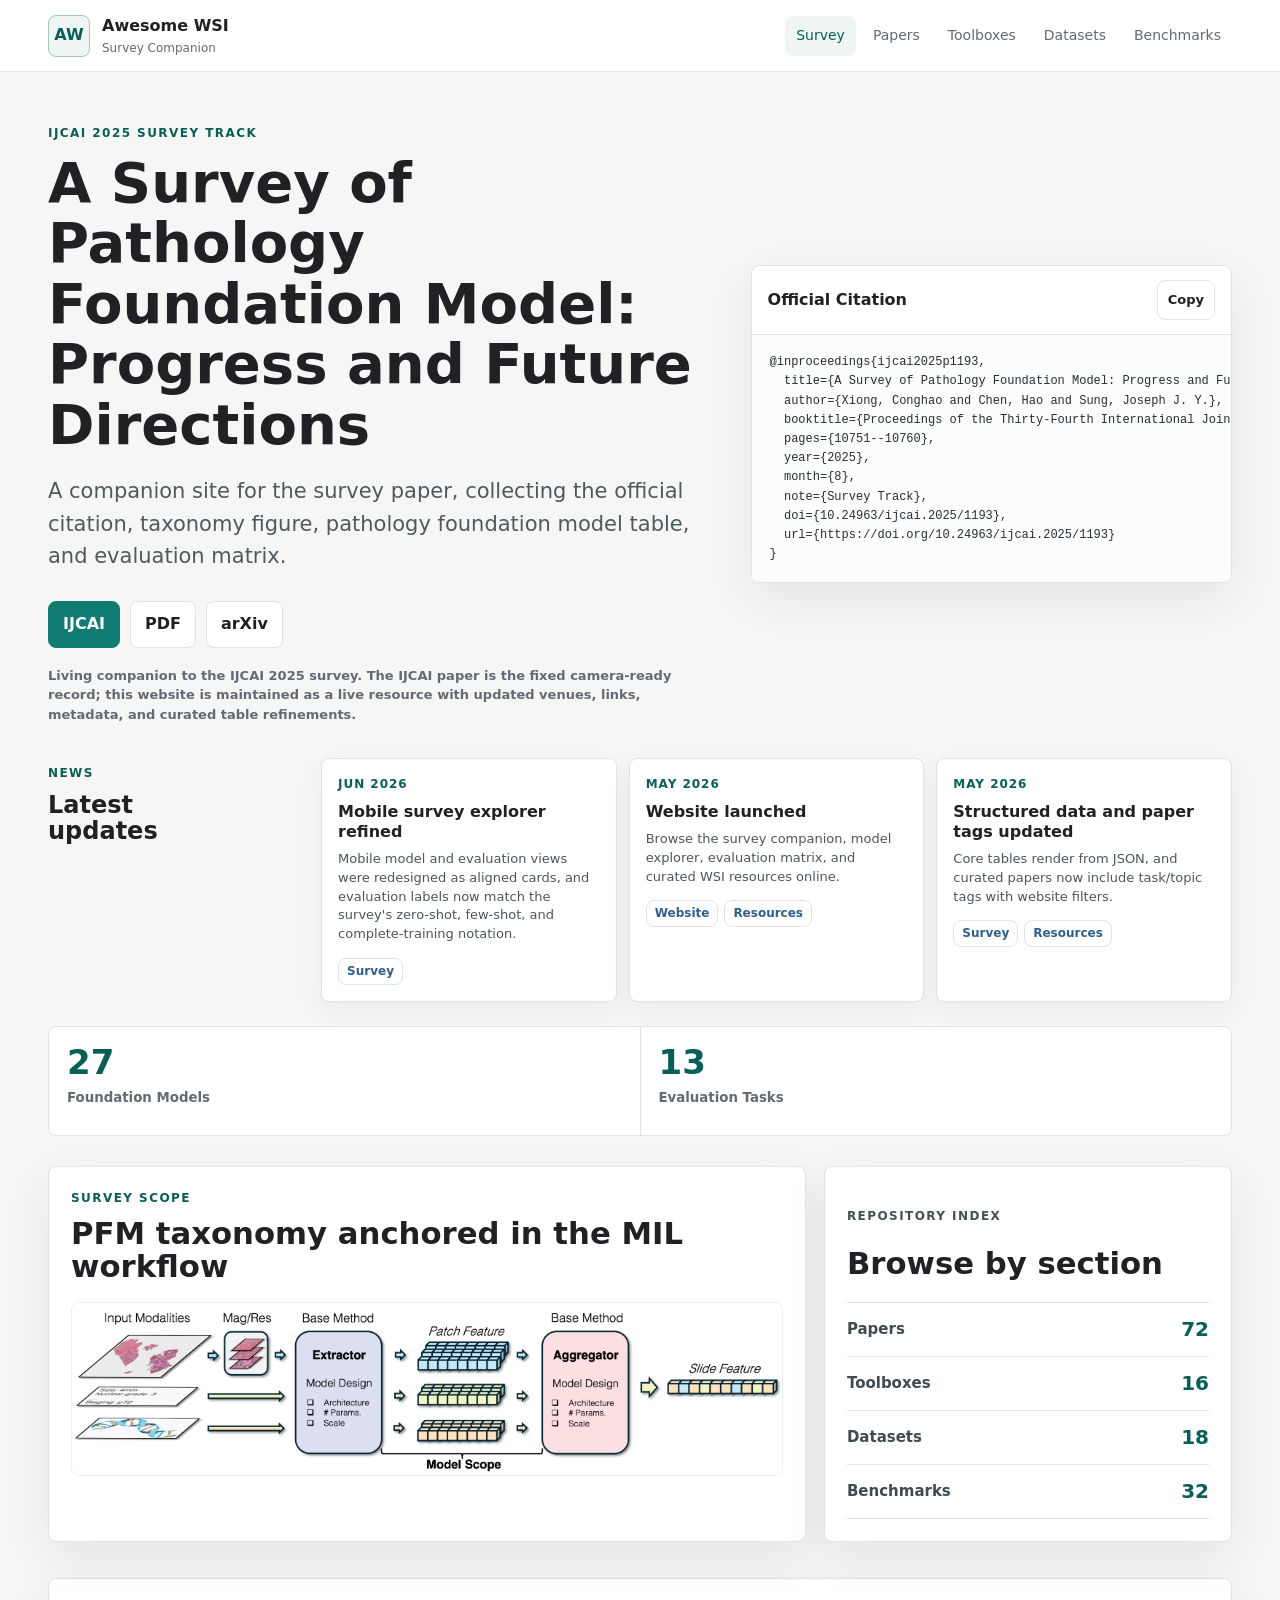
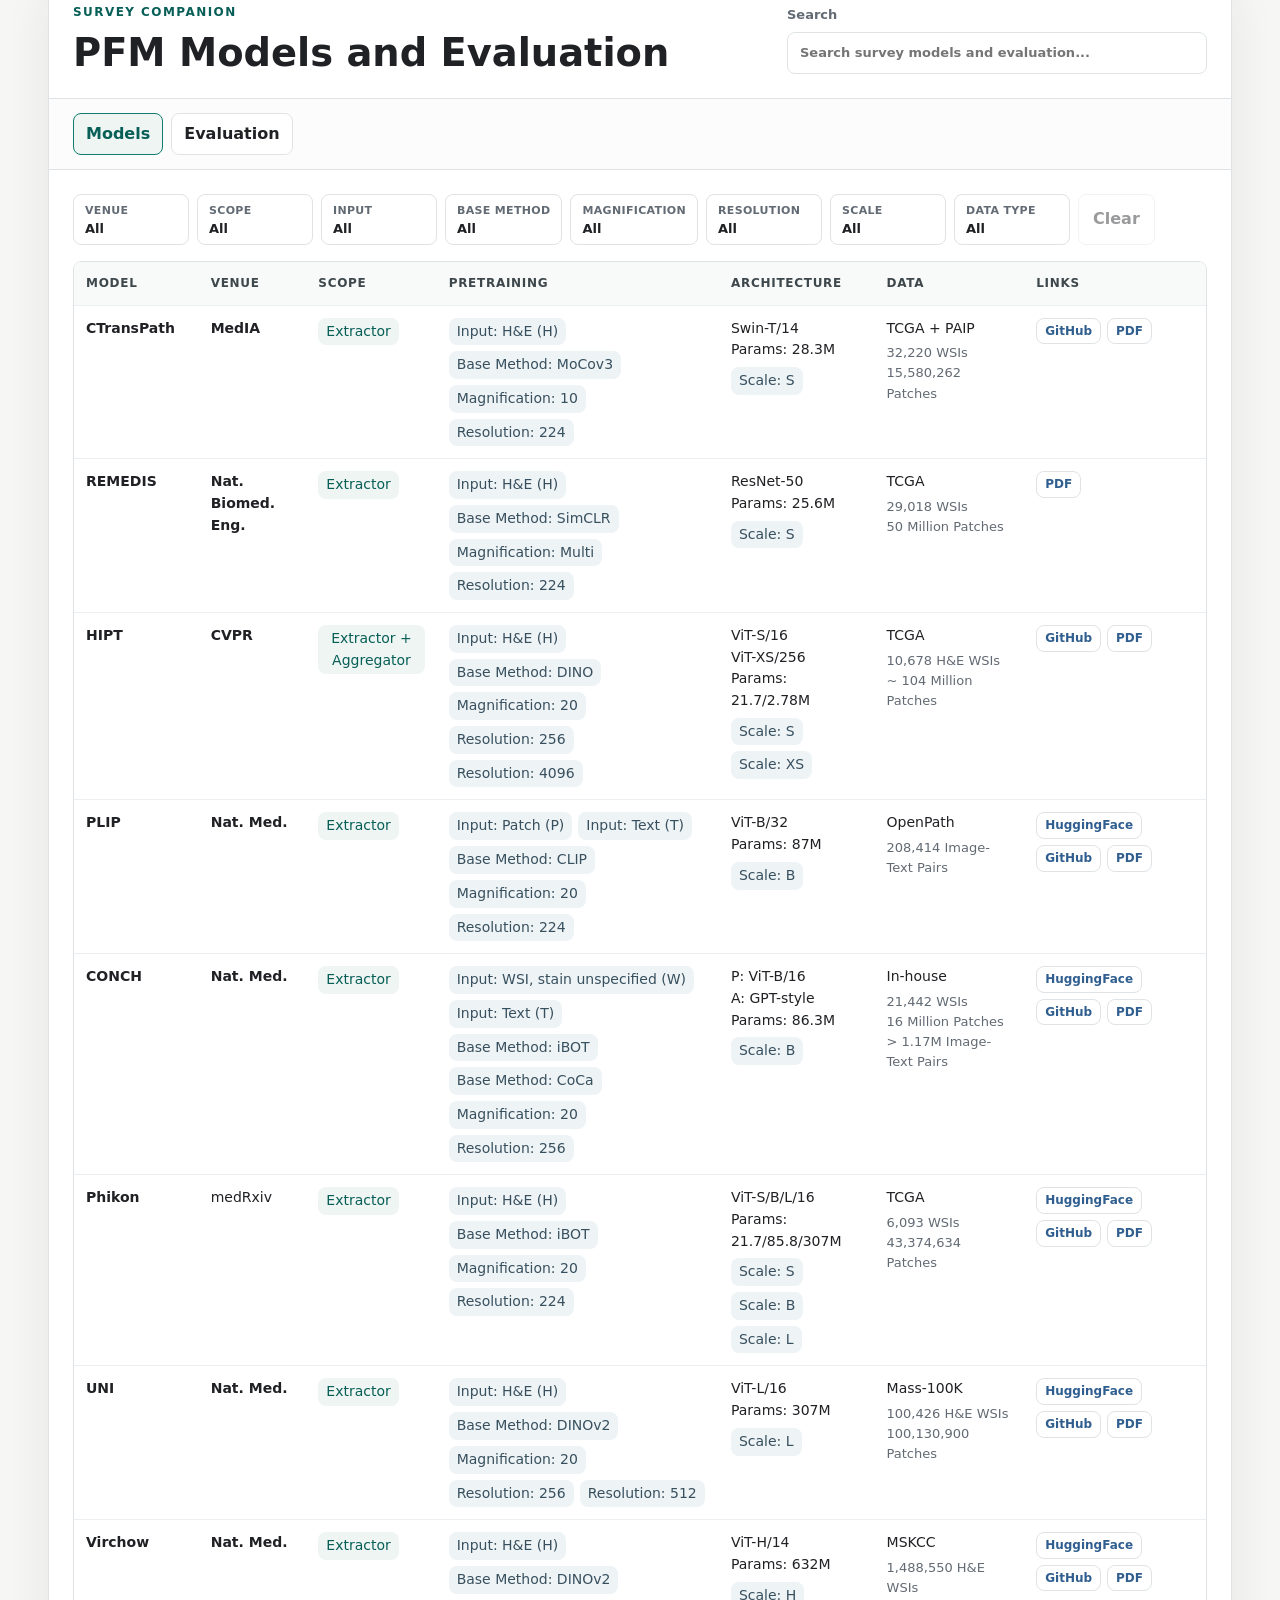
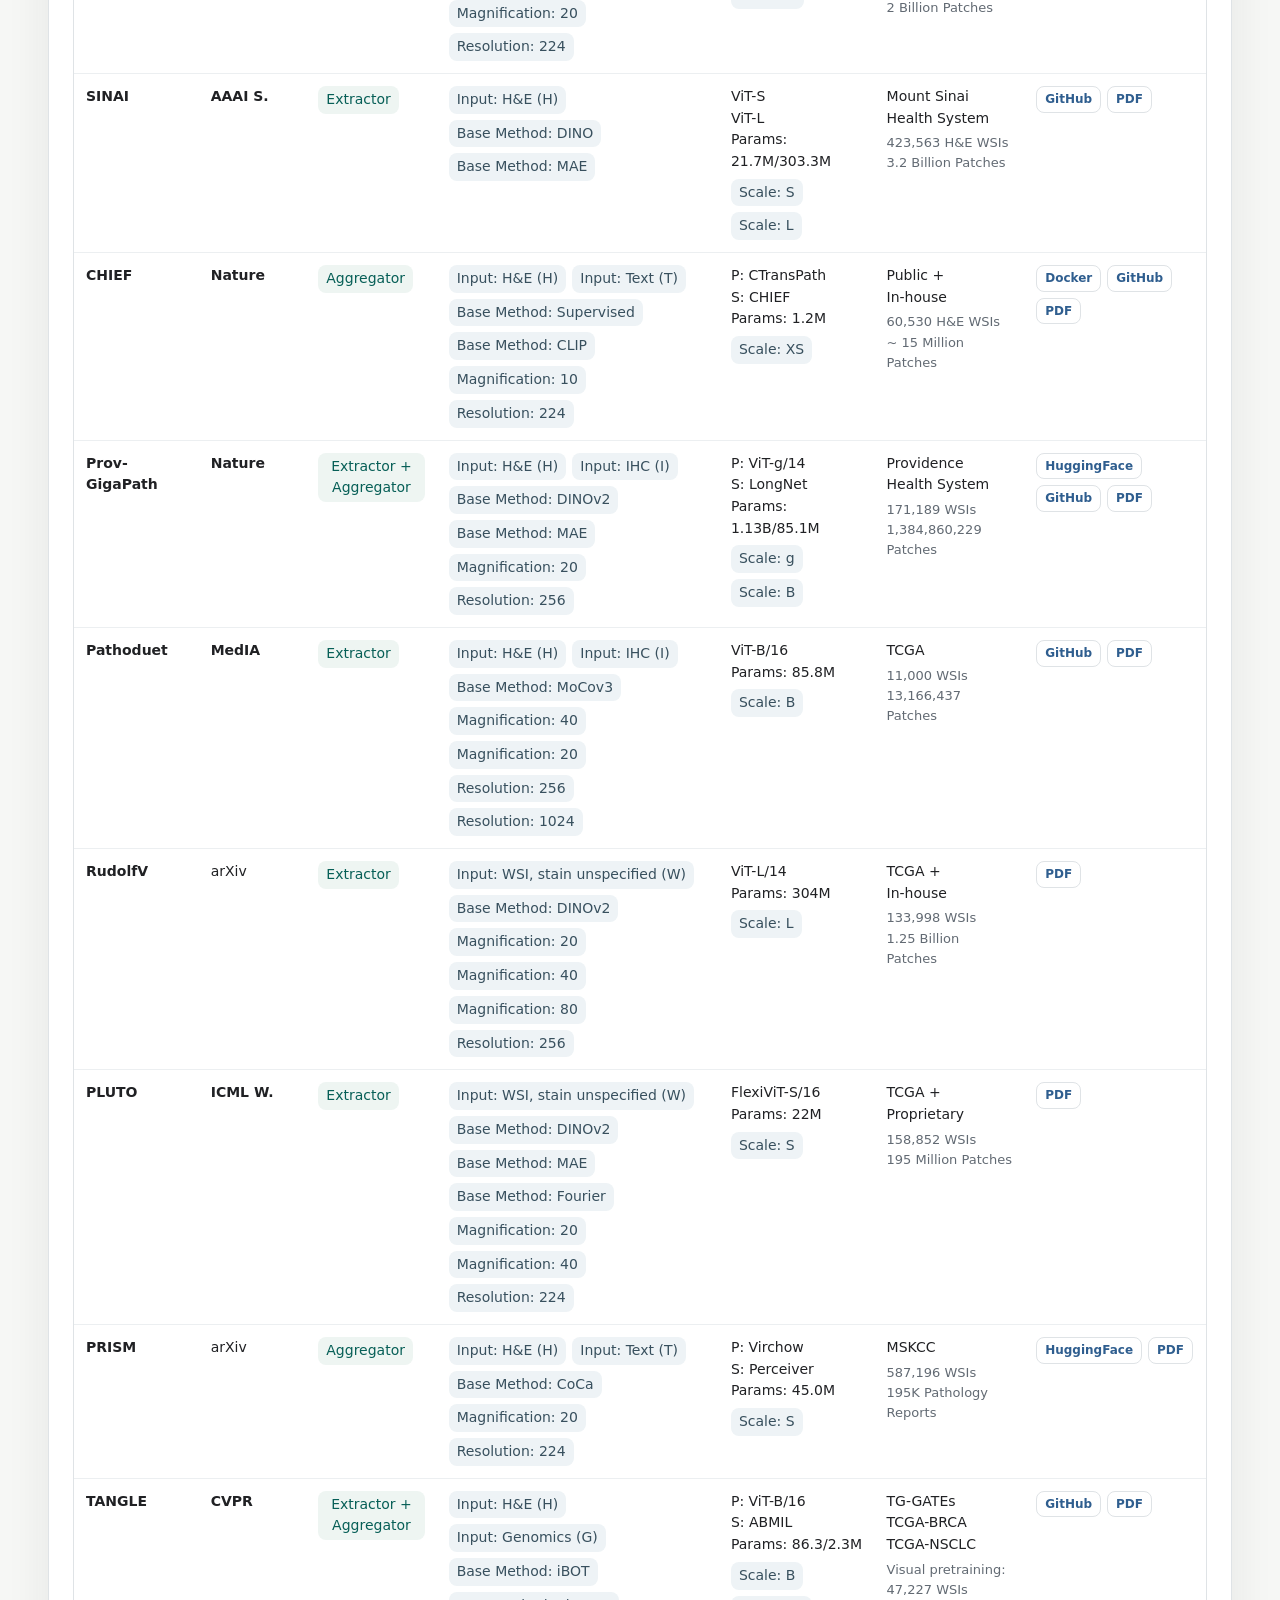
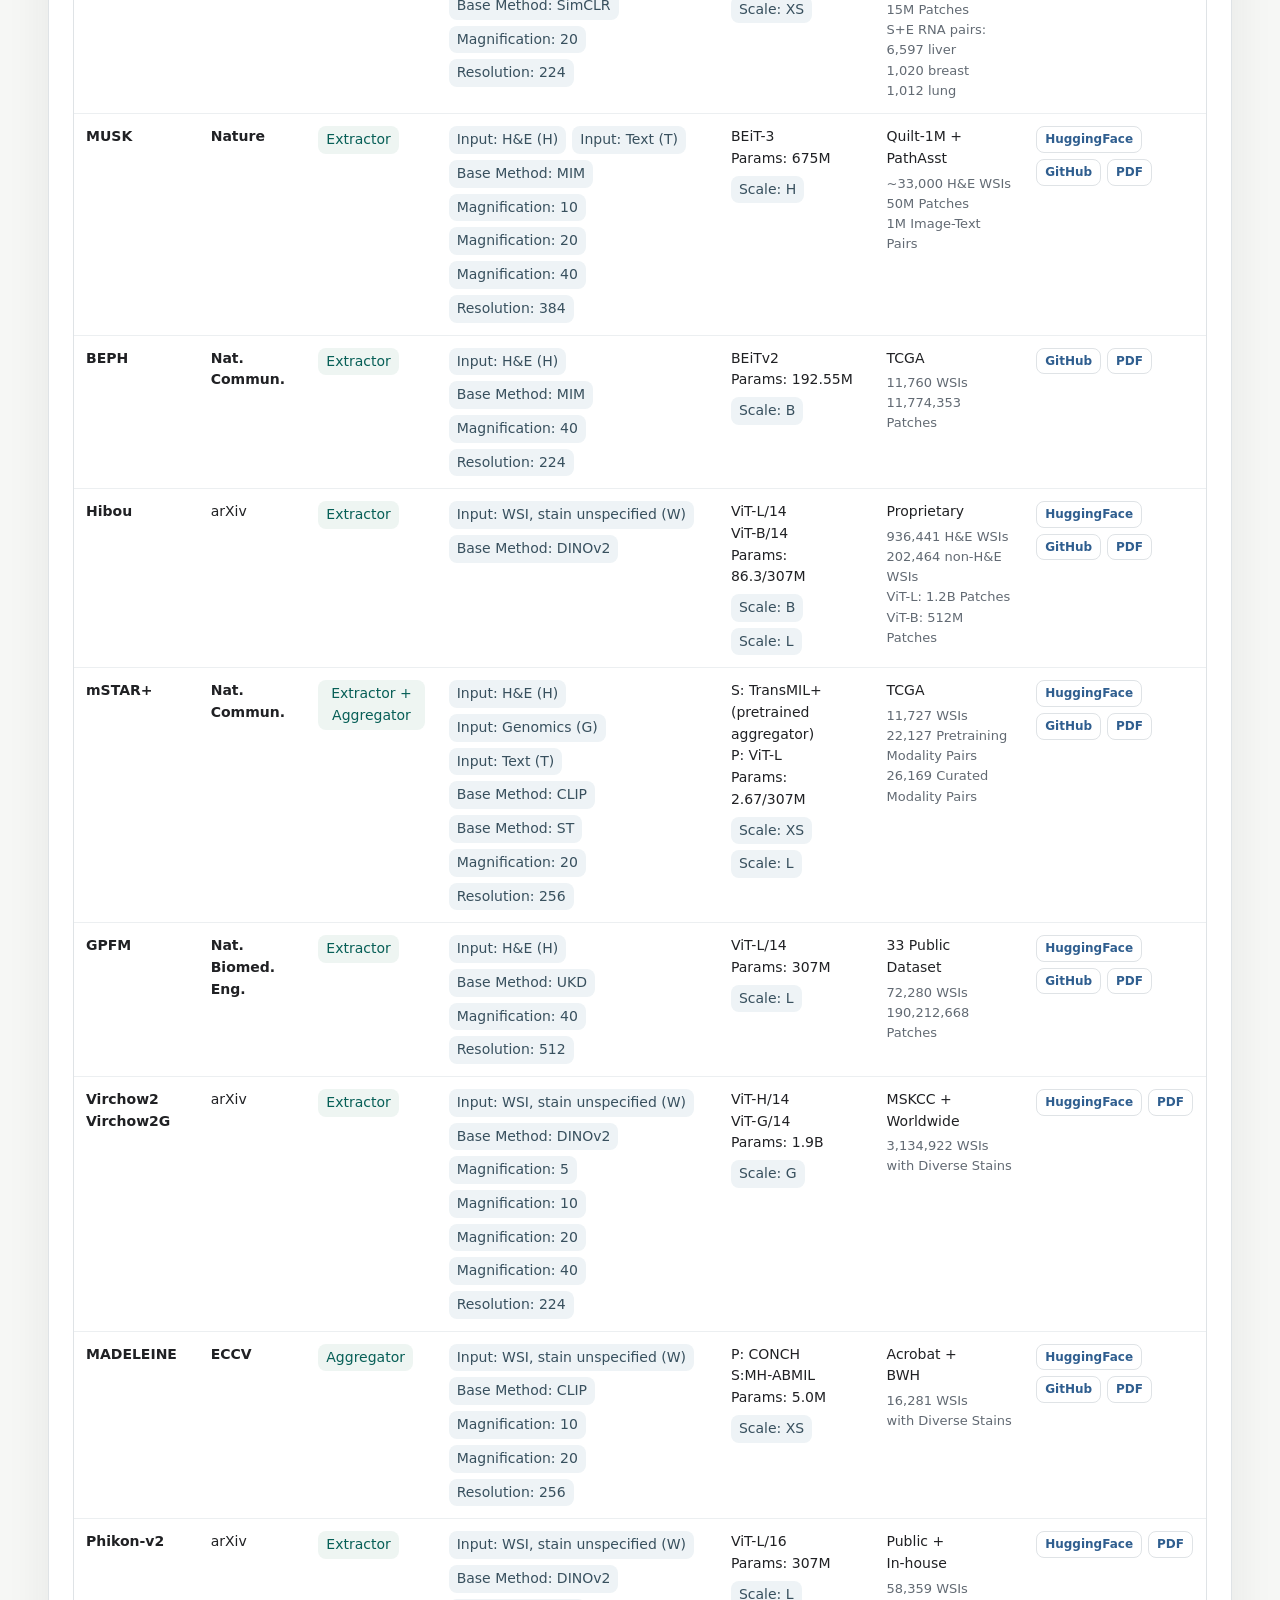
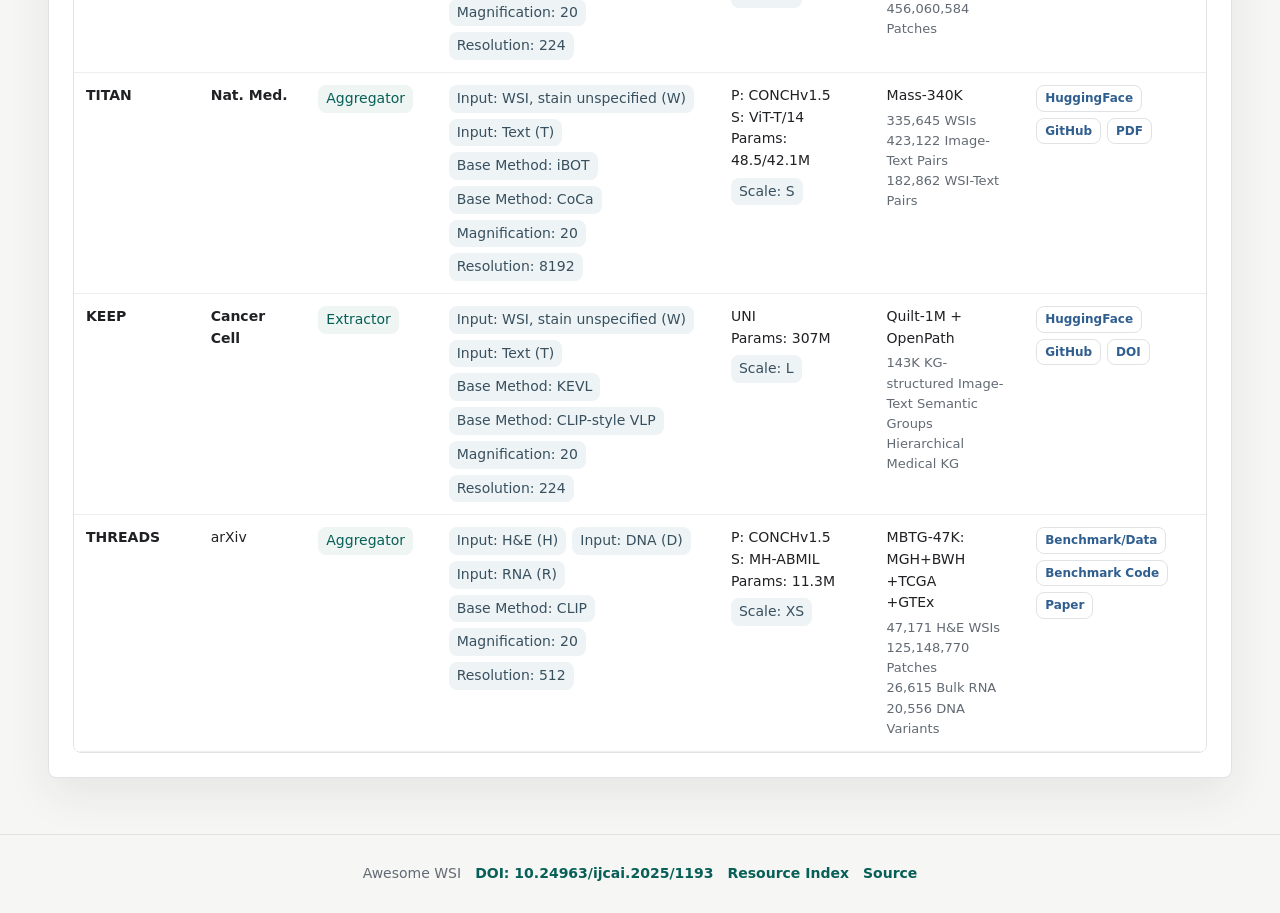
<file: index.html>
<!doctype html>
<html lang="en">
  <head>
    <meta charset="utf-8">
    <meta name="viewport" content="width=device-width, initial-scale=1">
    <title>Awesome WSI | Survey</title>
    <meta
      name="description"
      content="Companion site for the IJCAI 2025 survey on pathology foundation models."
    >
    <link rel="stylesheet" href="assets/styles.css">
  </head>
  <body>
    <header class="site-header">
      <a class="brand" href="index.html#survey" aria-label="Awesome WSI home">
        <span class="brand-mark">AW</span>
        <span>
          <strong>Awesome WSI</strong>
          <small>Survey Companion</small>
        </span>
      </a>
      <nav class="top-nav" aria-label="Primary navigation">
        <a href="#survey">Survey</a>
        <a href="resources.html#papers">Papers</a>
        <a href="resources.html#toolboxes">Toolboxes</a>
        <a href="resources.html#datasets">Datasets</a>
        <a href="resources.html#benchmarks">Benchmarks</a>
      </nav>
    </header>
    <noscript>
      <div class="load-error">
        This website renders the structured tables from JSON. Enable JavaScript or use README.md for the static tables.
      </div>
    </noscript>

    <main>
      <section class="hero" id="survey">
        <div class="hero-copy">
          <p class="eyebrow">IJCAI 2025 Survey Track</p>
          <h1>A Survey of Pathology Foundation Model: Progress and Future Directions</h1>
          <p class="lede">
            A companion site for the survey paper, collecting the official citation, taxonomy figure,
            pathology foundation model table, and evaluation matrix.
          </p>
          <div class="action-row" aria-label="Survey links">
            <a class="button primary" href="https://www.ijcai.org/proceedings/2025/1193" target="_blank" rel="noreferrer">IJCAI</a>
            <a class="button" href="https://www.ijcai.org/proceedings/2025/1193.pdf" target="_blank" rel="noreferrer">PDF</a>
            <a class="button" href="https://arxiv.org/abs/2504.04045" target="_blank" rel="noreferrer">arXiv</a>
          </div>
          <p class="policy-note">
            Living companion to the IJCAI 2025 survey. The IJCAI paper is the fixed camera-ready record; this website
            is maintained as a live resource with updated venues, links, metadata, and curated table refinements.
          </p>
        </div>
        <div class="survey-panel" aria-label="Survey citation">
          <div class="panel-heading">
            <span>Official Citation</span>
            <button class="icon-button" id="copyCitation" type="button" aria-label="Copy BibTeX citation">Copy</button>
          </div>
          <pre id="citationText">@inproceedings{ijcai2025p1193,
  title={A Survey of Pathology Foundation Model: Progress and Future Directions},
  author={Xiong, Conghao and Chen, Hao and Sung, Joseph J. Y.},
  booktitle={Proceedings of the Thirty-Fourth International Joint Conference on Artificial Intelligence, IJCAI-25},
  pages={10751--10760},
  year={2025},
  month={8},
  note={Survey Track},
  doi={10.24963/ijcai.2025/1193},
  url={https://doi.org/10.24963/ijcai.2025/1193}
}</pre>
        </div>
      </section>

      <section class="news-board" aria-label="News">
        <div class="news-heading">
          <p class="eyebrow">News</p>
          <h2>Latest updates</h2>
        </div>
        <div class="news-list" id="newsList"></div>
      </section>

      <section class="summary-band" aria-label="Survey companion summary">
        <div class="metric">
          <span id="modelCount">--</span>
          <small>Foundation Models</small>
        </div>
        <div class="metric">
          <span id="evalTaskCount">--</span>
          <small>Evaluation Tasks</small>
        </div>
      </section>

      <section class="section-grid">
        <article class="taxonomy-figure">
          <div class="section-title compact">
            <p class="eyebrow">Survey Scope</p>
            <h2>PFM taxonomy anchored in the MIL workflow</h2>
          </div>
          <img src="MIL.png" alt="Hierarchical taxonomy integrated within the MIL framework for pathology foundation models">
        </article>
        <article class="resource-callout">
          <div class="section-title compact">
            <p class="eyebrow">Repository Index</p>
            <h2>Browse by section</h2>
          </div>
          <nav class="section-index" aria-label="Repository sections">
            <a href="resources.html#papers">
              <span>Papers</span>
              <strong id="paperCount">--</strong>
            </a>
            <a href="resources.html#toolboxes">
              <span>Toolboxes</span>
              <strong id="toolCount">--</strong>
            </a>
            <a href="resources.html#datasets">
              <span>Datasets</span>
              <strong id="datasetCount">--</strong>
            </a>
            <a href="resources.html#benchmarks">
              <span>Benchmarks</span>
              <strong id="benchmarkCount">--</strong>
            </a>
          </nav>
        </article>
      </section>

      <section class="workspace" id="survey-explorer" aria-label="Survey companion data explorer">
        <div class="workspace-bar">
          <div>
            <p class="eyebrow">Survey Companion</p>
            <h2>PFM Models and Evaluation</h2>
          </div>
          <label class="search-field">
            <span>Search</span>
            <input id="surveySearch" type="search" placeholder="Search survey models and evaluation...">
          </label>
        </div>

        <div class="tab-list" role="tablist" aria-label="Survey companion sections">
          <button class="tab active" type="button" data-survey-view="models">Models</button>
          <button class="tab" type="button" data-survey-view="evaluation">Evaluation</button>
        </div>

        <section class="view active" id="models" data-survey-panel="models">
          <div class="filter-panel" id="modelFilters" aria-label="Model filters"></div>
          <div class="table-wrap model-table-wrap">
            <table class="data-table" id="modelTable">
              <thead>
                <tr>
                  <th>Model</th>
                  <th>Venue</th>
                  <th>Scope</th>
                  <th>Pretraining</th>
                  <th>Architecture</th>
                  <th>Data</th>
                  <th>Links</th>
                </tr>
              </thead>
              <tbody></tbody>
            </table>
          </div>
        </section>

        <section class="view" id="evaluation" data-survey-panel="evaluation">
          <div class="legend" id="evalLegend"></div>
          <div class="table-wrap evaluation-table-wrap">
            <table class="data-table compact-table" id="evaluationTable"></table>
          </div>
        </section>
      </section>
    </main>

    <footer class="site-footer">
      <span>Awesome WSI</span>
      <a href="https://doi.org/10.24963/ijcai.2025/1193" target="_blank" rel="noreferrer">DOI: 10.24963/ijcai.2025/1193</a>
      <a href="resources.html">Resource Index</a>
      <a href="https://github.com/BearCleverProud/AwesomeWSI" target="_blank" rel="noreferrer">Source</a>
    </footer>

    <script src="assets/app.js" defer></script>
  </body>
</html>
</file>
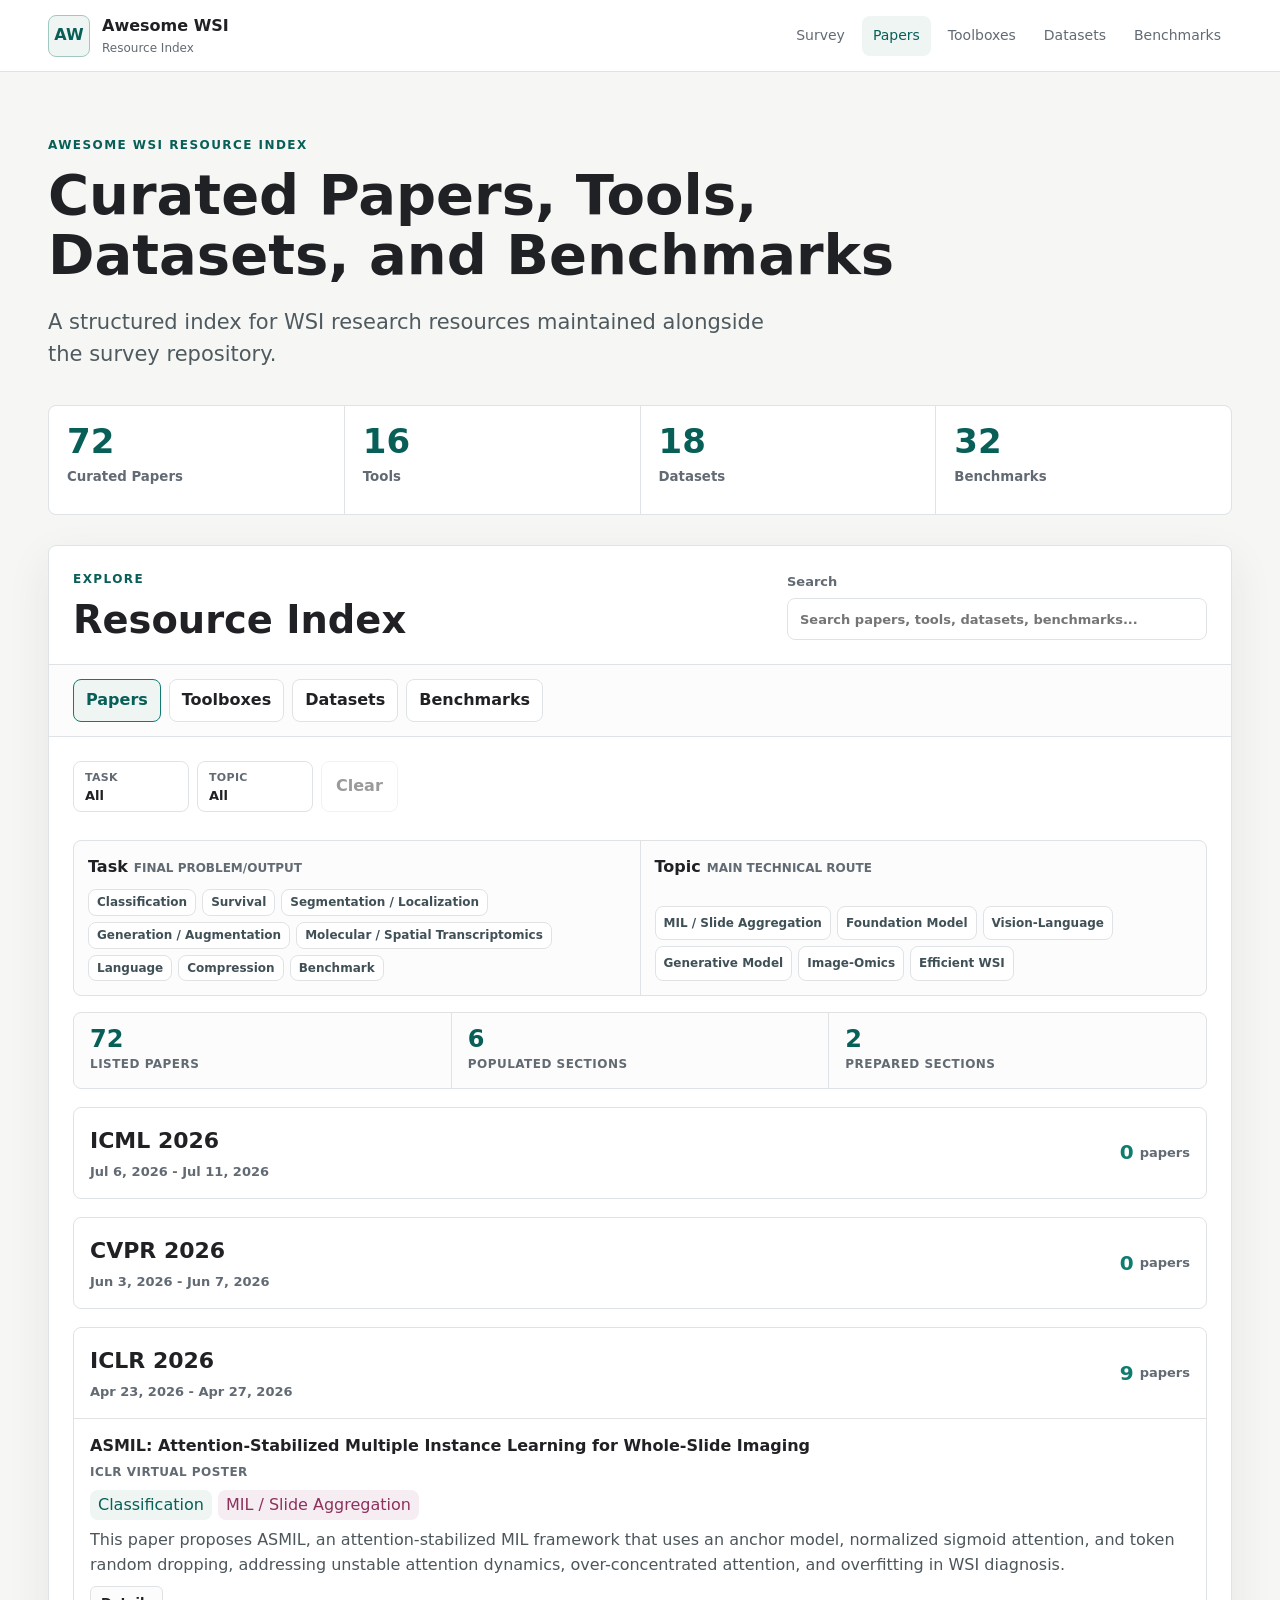
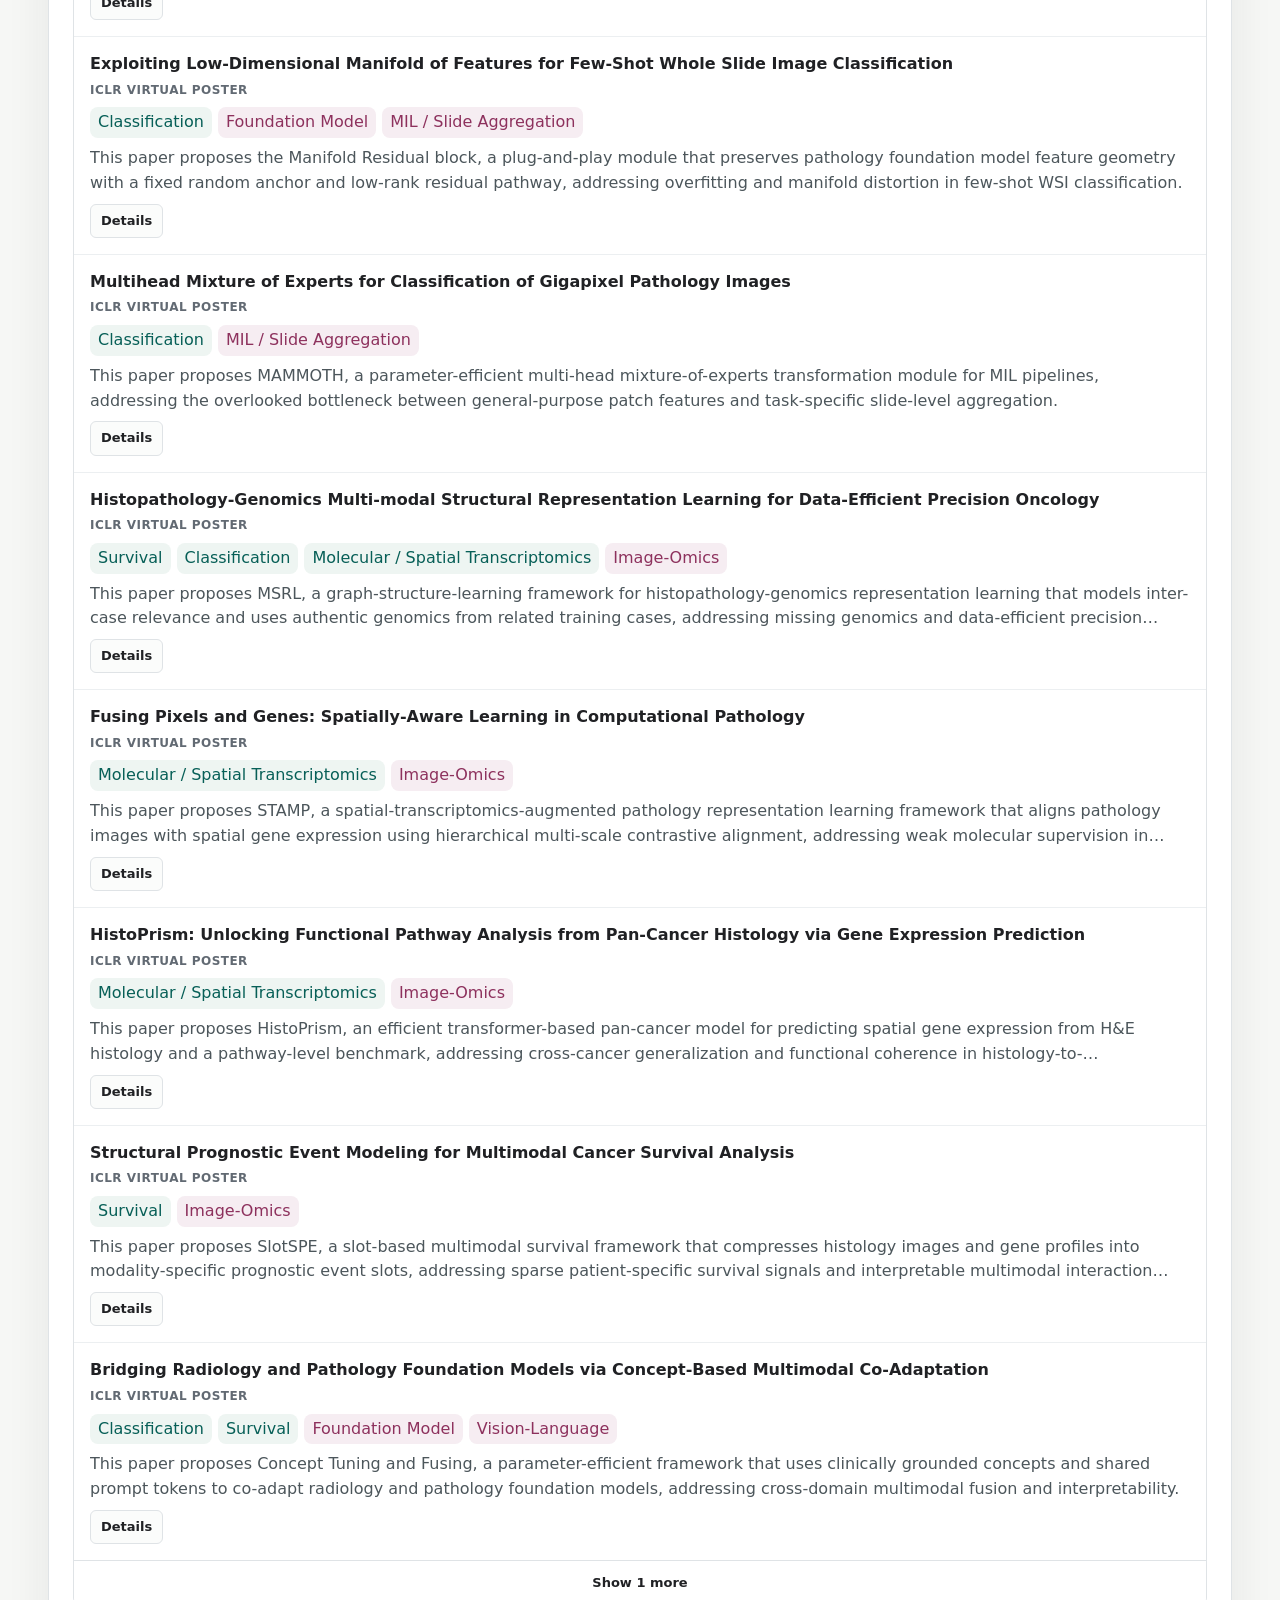
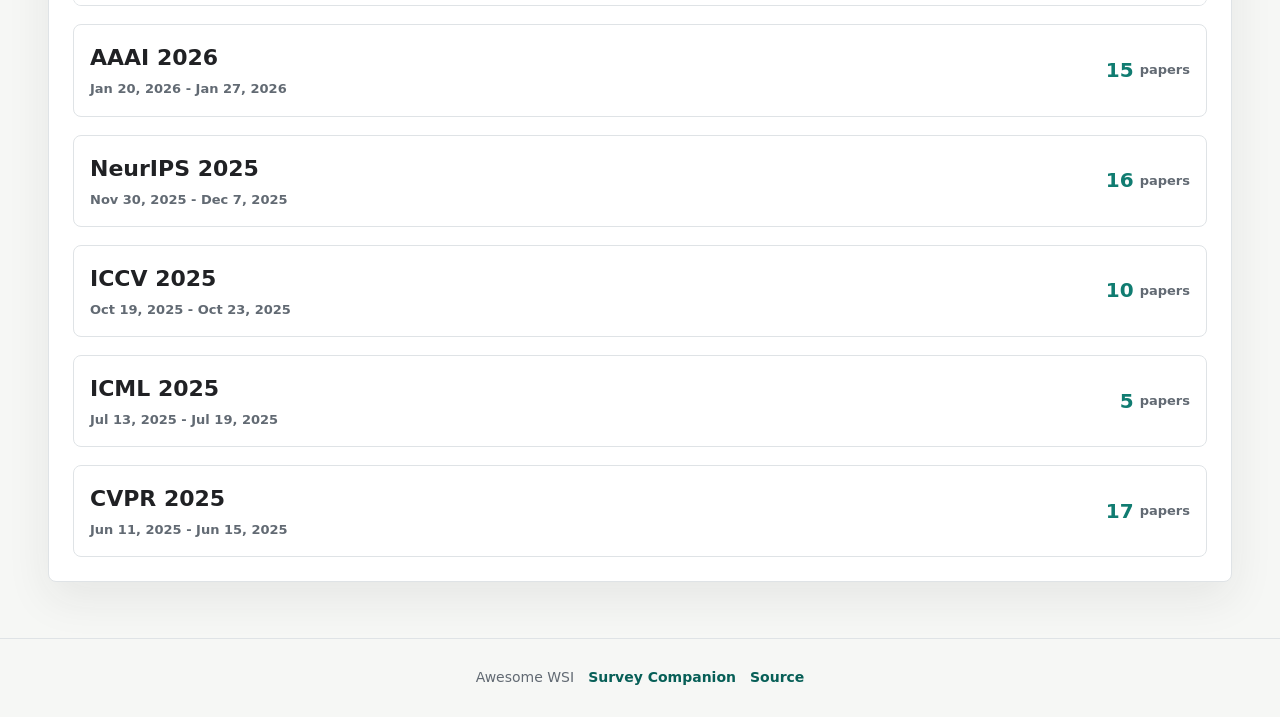
<file: resources.html>
<!doctype html>
<html lang="en">
  <head>
    <meta charset="utf-8">
    <meta name="viewport" content="width=device-width, initial-scale=1">
    <title>Awesome WSI | Resources</title>
    <meta
      name="description"
      content="Curated WSI papers, tools, datasets, and benchmarks for computational pathology research."
    >
    <link rel="stylesheet" href="assets/styles.css">
  </head>
  <body>
    <header class="site-header">
      <a class="brand" href="index.html#survey" aria-label="Awesome WSI survey">
        <span class="brand-mark">AW</span>
        <span>
          <strong>Awesome WSI</strong>
          <small>Resource Index</small>
        </span>
      </a>
      <nav class="top-nav" aria-label="Primary navigation">
        <a href="index.html#survey">Survey</a>
        <a href="#papers">Papers</a>
        <a href="#toolboxes">Toolboxes</a>
        <a href="#datasets">Datasets</a>
        <a href="#benchmarks">Benchmarks</a>
      </nav>
    </header>
    <noscript>
      <div class="load-error">
        This website renders the structured resource index from JSON. Enable JavaScript or use README.md for the static lists.
      </div>
    </noscript>

    <main>
      <section class="page-hero" id="resource-index">
        <p class="eyebrow">Awesome WSI Resource Index</p>
        <h1>Curated Papers, Tools, Datasets, and Benchmarks</h1>
        <p class="lede">
          A structured index for WSI research resources maintained alongside the survey repository.
        </p>
      </section>

      <section class="summary-band" aria-label="Curated resource summary">
        <div class="metric">
          <span id="paperCount">--</span>
          <small>Curated Papers</small>
        </div>
        <div class="metric">
          <span id="toolCount">--</span>
          <small>Tools</small>
        </div>
        <div class="metric">
          <span id="datasetCount">--</span>
          <small>Datasets</small>
        </div>
        <div class="metric">
          <span id="benchmarkCount">--</span>
          <small>Benchmarks</small>
        </div>
      </section>

      <section class="workspace" id="resource-explorer" aria-label="Curated resource explorer">
        <div class="workspace-bar">
          <div>
            <p class="eyebrow">Explore</p>
            <h2>Resource Index</h2>
          </div>
          <label class="search-field">
            <span>Search</span>
            <input id="ecosystemSearch" type="search" placeholder="Search papers, tools, datasets, benchmarks...">
          </label>
        </div>

        <div class="tab-list" role="tablist" aria-label="Curated resource sections">
          <button class="tab active" type="button" data-ecosystem-view="papers">Papers</button>
          <button class="tab" type="button" data-ecosystem-view="toolboxes">Toolboxes</button>
          <button class="tab" type="button" data-ecosystem-view="datasets">Datasets</button>
          <button class="tab" type="button" data-ecosystem-view="benchmarks">Benchmarks</button>
        </div>

        <section class="view active" data-ecosystem-panel="papers">
          <div class="paper-tools">
            <div class="filter-panel" id="paperFilters" aria-label="Curated paper filters"></div>
            <div class="tag-definition-panel" id="paperTagDefinitions" aria-label="Paper tag definitions"></div>
          </div>
          <div class="tab-summary" id="paperSummary"></div>
          <div class="paper-list" id="paperList"></div>
        </section>

        <section class="view" data-ecosystem-panel="toolboxes">
          <div class="tab-summary" data-resource-summary="toolboxes"></div>
          <div class="resource-grid" data-resource-grid="toolboxes"></div>
        </section>

        <section class="view" data-ecosystem-panel="datasets">
          <div class="tab-summary" data-resource-summary="datasets"></div>
          <div class="resource-grid" data-resource-grid="datasets"></div>
        </section>

        <section class="view" data-ecosystem-panel="benchmarks">
          <div class="tab-summary" data-resource-summary="benchmarks"></div>
          <div class="resource-grid" data-resource-grid="benchmarks"></div>
        </section>
      </section>
    </main>

    <footer class="site-footer">
      <span>Awesome WSI</span>
      <a href="index.html">Survey Companion</a>
      <a href="https://github.com/BearCleverProud/AwesomeWSI" target="_blank" rel="noreferrer">Source</a>
    </footer>

    <script src="assets/app.js" defer></script>
  </body>
</html>
</file>
<file: assets/styles.css>
:root {
  color-scheme: light;
  --ink: #202124;
  --muted: #626a73;
  --line: #dfe3e6;
  --soft-line: #eceff1;
  --paper: #ffffff;
  --canvas: #f6f7f5;
  --wash: #eef5f2;
  --teal: #107c71;
  --teal-dark: #075f57;
  --berry: #8d315d;
  --amber: #b26b18;
  --blue: #2f5e8f;
  --shadow: 0 16px 45px rgba(32, 33, 36, 0.08);
  --radius: 8px;
  --font: Inter, ui-sans-serif, system-ui, -apple-system, BlinkMacSystemFont, "Segoe UI", sans-serif;
  --mono: "SFMono-Regular", Consolas, "Liberation Mono", monospace;
}

* {
  box-sizing: border-box;
}

html {
  scroll-behavior: smooth;
}

body {
  margin: 0;
  background: var(--canvas);
  color: var(--ink);
  font-family: var(--font);
  line-height: 1.55;
}

a {
  color: inherit;
  text-decoration: none;
}

button,
input,
select {
  font: inherit;
}

code,
pre {
  font-family: var(--mono);
}

.site-header {
  position: sticky;
  top: 0;
  z-index: 20;
  display: flex;
  align-items: center;
  justify-content: space-between;
  gap: 24px;
  min-height: 72px;
  padding: 14px clamp(18px, 4vw, 48px);
  background: rgba(255, 255, 255, 0.92);
  border-bottom: 1px solid var(--line);
  backdrop-filter: blur(16px);
}

.brand {
  display: inline-flex;
  align-items: center;
  gap: 12px;
  min-width: 210px;
}

.brand-mark {
  display: grid;
  width: 42px;
  height: 42px;
  place-items: center;
  border: 1px solid #9fc9c0;
  border-radius: var(--radius);
  background: var(--wash);
  color: var(--teal-dark);
  font-weight: 800;
  letter-spacing: 0;
}

.brand strong,
.brand small {
  display: block;
}

.brand small {
  color: var(--muted);
  font-size: 12px;
}

.top-nav {
  display: flex;
  flex-wrap: wrap;
  justify-content: flex-end;
  gap: 6px;
}

.top-nav a {
  padding: 9px 11px;
  border-radius: var(--radius);
  color: var(--muted);
  font-size: 14px;
}

.top-nav a:hover,
.top-nav a:focus-visible,
.top-nav a.active {
  background: var(--wash);
  color: var(--teal-dark);
}

main {
  width: min(1440px, 100%);
  margin: 0 auto;
  padding: 0 clamp(16px, 4vw, 48px) 56px;
}

.hero {
  display: grid;
  grid-template-columns: minmax(0, 1.15fr) minmax(340px, 0.85fr);
  gap: clamp(24px, 4vw, 56px);
  align-items: center;
  min-height: min(600px, calc(100vh - 72px));
  padding: 52px 0 34px;
}

.hero-copy {
  max-width: 820px;
}

.eyebrow {
  margin: 0 0 10px;
  color: var(--teal-dark);
  font-size: 12px;
  font-weight: 800;
  letter-spacing: 0.12em;
  text-transform: uppercase;
}

h1,
h2,
h3 {
  margin: 0;
  line-height: 1.08;
  letter-spacing: 0;
}

h1 {
  max-width: 860px;
  font-size: clamp(34px, 4.8vw, 56px);
  font-weight: 850;
}

h2 {
  font-size: clamp(26px, 3vw, 42px);
}

h3 {
  font-size: 19px;
}

.lede {
  max-width: 760px;
  margin: 20px 0 0;
  color: #4f5a5f;
  font-size: clamp(17px, 1.8vw, 21px);
}

.policy-note {
  max-width: 760px;
  margin: 18px 0 0;
  color: var(--muted);
  font-size: 13px;
  font-weight: 750;
  line-height: 1.5;
}

.action-row {
  display: flex;
  flex-wrap: wrap;
  gap: 10px;
  margin-top: 28px;
}

.button,
.icon-button,
.tab {
  min-height: 40px;
  border: 1px solid var(--line);
  border-radius: var(--radius);
  background: var(--paper);
  color: var(--ink);
  cursor: pointer;
}

.button {
  display: inline-flex;
  align-items: center;
  justify-content: center;
  padding: 10px 14px;
  font-weight: 700;
}

.button.primary {
  border-color: var(--teal);
  background: var(--teal);
  color: #ffffff;
}

.button:hover,
.icon-button:hover,
.tab:hover {
  border-color: #9fb8b2;
}

.survey-panel,
.taxonomy-figure,
.resource-callout,
.workspace {
  border: 1px solid var(--line);
  border-radius: var(--radius);
  background: var(--paper);
  box-shadow: var(--shadow);
}

.survey-panel {
  overflow: hidden;
}

.panel-heading {
  display: flex;
  align-items: center;
  justify-content: space-between;
  gap: 16px;
  padding: 14px 16px;
  border-bottom: 1px solid var(--line);
  font-weight: 800;
}

.icon-button {
  padding: 7px 10px;
  font-size: 13px;
  font-weight: 800;
}

pre {
  max-height: 430px;
  margin: 0;
  overflow: auto;
  padding: 18px;
  background: #fbfcfb;
  color: #253034;
  font-size: 12px;
  line-height: 1.6;
}

.summary-band {
  display: grid;
  grid-template-columns: repeat(auto-fit, minmax(170px, 1fr));
  gap: 1px;
  overflow: hidden;
  margin: 0 0 30px;
  border: 1px solid var(--line);
  border-radius: var(--radius);
  background: var(--line);
}

.news-board {
  display: grid;
  grid-template-columns: minmax(180px, 0.28fr) minmax(0, 1fr);
  align-items: stretch;
  gap: 18px;
  margin: 0 0 24px;
}

.news-heading,
.news-item {
  background: var(--paper);
}

.news-heading {
  padding: 6px 0 0;
  background: transparent;
}

.news-list {
  display: grid;
  grid-template-columns: repeat(3, minmax(0, 1fr));
  gap: 12px;
}

.news-heading h2 {
  max-width: 180px;
  font-size: 24px;
}

.news-item {
  display: grid;
  align-content: start;
  gap: 8px;
  min-height: 166px;
  padding: 16px;
  border: 1px solid var(--line);
  border-radius: var(--radius);
  box-shadow: 0 10px 28px rgba(32, 33, 36, 0.05);
}

.news-item time {
  color: var(--teal-dark);
  font-size: 12px;
  font-weight: 850;
  letter-spacing: 0.08em;
  text-transform: uppercase;
}

.news-item strong {
  line-height: 1.25;
}

.news-item p {
  margin: 0;
  color: #4c565b;
  font-size: 13px;
  line-height: 1.45;
}

.news-item .link-list {
  margin-top: 6px;
}

.page-hero {
  padding: 64px 0 34px;
}

.page-hero h1 {
  max-width: 980px;
}

.page-hero .lede {
  max-width: 720px;
}

.metric {
  min-height: 108px;
  padding: 18px;
  background: var(--paper);
}

.metric span {
  display: block;
  color: var(--teal-dark);
  font-size: 34px;
  font-weight: 850;
  line-height: 1;
}

.metric small {
  display: block;
  margin-top: 9px;
  color: var(--muted);
  font-weight: 700;
}

.section-grid {
  display: grid;
  grid-template-columns: minmax(0, 1.3fr) minmax(320px, 0.7fr);
  gap: 18px;
  align-items: stretch;
  margin-bottom: 36px;
}

.taxonomy-figure,
.resource-callout {
  padding: 22px;
}

.taxonomy-figure img {
  display: block;
  width: 100%;
  margin-top: 18px;
  border: 1px solid var(--soft-line);
  border-radius: var(--radius);
  background: #fff;
}

.section-title.compact h2 {
  font-size: clamp(22px, 2.4vw, 34px);
}

.resource-callout {
  display: flex;
  align-self: stretch;
  flex-direction: column;
  justify-content: flex-start;
}

.resource-callout p {
  margin: 18px 0 22px;
  color: #445056;
}

.section-index {
  display: grid;
  margin-top: 22px;
  border-top: 1px solid var(--line);
}

.section-index a {
  display: flex;
  align-items: center;
  justify-content: space-between;
  gap: 14px;
  min-height: 54px;
  border-bottom: 1px solid var(--line);
  color: #3f4b50;
  font-weight: 800;
}

.section-index a:hover,
.section-index a:focus-visible {
  color: var(--teal-dark);
}

.section-index span {
  font-size: 15px;
}

.section-index strong {
  color: var(--teal-dark);
  font-size: 20px;
}

.workspace {
  overflow: hidden;
  scroll-margin-top: 96px;
}

.workspace-bar {
  display: flex;
  align-items: end;
  justify-content: space-between;
  gap: 24px;
  padding: 24px;
  border-bottom: 1px solid var(--line);
}

.search-field {
  display: grid;
  gap: 6px;
  width: min(420px, 100%);
  color: var(--muted);
  font-size: 13px;
  font-weight: 800;
}

.search-field input {
  width: 100%;
  height: 42px;
  border: 1px solid var(--line);
  border-radius: var(--radius);
  background: var(--paper);
  color: var(--ink);
}

.search-field input {
  padding: 0 12px;
}

.tab-list {
  display: flex;
  gap: 8px;
  padding: 14px 24px;
  overflow-x: auto;
  border-bottom: 1px solid var(--line);
  background: #fbfcfb;
}

.tab {
  padding: 8px 12px;
  white-space: nowrap;
  font-weight: 800;
}

.tab.active {
  border-color: var(--teal);
  background: var(--wash);
  color: var(--teal-dark);
}

.view {
  display: none;
  padding: 24px;
}

.view.active {
  display: block;
}

.tab-summary {
  display: flex;
  flex-wrap: wrap;
  gap: 1px;
  overflow: hidden;
  margin-bottom: 18px;
  border: 1px solid var(--line);
  border-radius: var(--radius);
  background: var(--line);
}

.summary-stat {
  display: grid;
  min-width: 170px;
  flex: 1;
  gap: 4px;
  padding: 14px 16px;
  background: #fbfcfb;
}

.summary-stat strong {
  color: var(--teal-dark);
  font-size: 24px;
  line-height: 1;
}

.summary-stat small {
  color: var(--muted);
  font-size: 12px;
  font-weight: 800;
  letter-spacing: 0.04em;
  text-transform: uppercase;
}

.ecosystem {
  margin-top: 48px;
  scroll-margin-top: 96px;
}

.ecosystem-heading {
  display: grid;
  grid-template-columns: minmax(0, 1fr) minmax(280px, 0.7fr);
  gap: 24px;
  align-items: end;
  margin-bottom: 18px;
}

.ecosystem-heading p:last-child {
  margin: 0;
  color: #4c565b;
  font-size: 16px;
}

.ecosystem-metrics {
  margin-bottom: 24px;
}

.filter-panel {
  margin-bottom: 16px;
}

.paper-tools {
  display: grid;
  gap: 12px;
  margin-bottom: 16px;
}

.tag-definition-panel {
  display: grid;
  grid-template-columns: repeat(2, minmax(0, 1fr));
  gap: 1px;
  overflow: hidden;
  border: 1px solid var(--line);
  border-radius: var(--radius);
  background: var(--line);
}

.definition-group {
  display: grid;
  gap: 10px;
  padding: 14px;
  background: #fbfcfb;
}

.definition-group strong {
  display: flex;
  flex-wrap: wrap;
  gap: 6px;
  align-items: baseline;
}

.definition-group strong span {
  color: var(--muted);
  font-size: 12px;
  font-weight: 800;
  text-transform: uppercase;
}

.definition-tags {
  display: flex;
  flex-wrap: wrap;
  gap: 6px;
}

.definition-tag {
  display: inline-flex;
  align-items: center;
  min-height: 26px;
  padding: 3px 8px;
  border: 1px solid var(--line);
  border-radius: var(--radius);
  background: var(--paper);
  color: #405057;
  cursor: pointer;
  font-size: 12px;
  font-weight: 800;
}

.definition-tag.active {
  border-color: var(--teal);
  background: var(--wash);
  color: var(--teal-dark);
}

.filter-strip {
  display: flex;
  flex-wrap: wrap;
  gap: 8px;
}

.filter-menu-button,
.filter-option,
.filter-clear {
  border: 1px solid var(--line);
  border-radius: var(--radius);
  background: var(--paper);
  color: var(--ink);
  cursor: pointer;
}

.filter-menu-button {
  display: grid;
  min-width: 116px;
  min-height: 46px;
  gap: 2px;
  padding: 7px 11px;
  text-align: left;
}

.filter-menu-button span {
  color: var(--muted);
  font-size: 11px;
  font-weight: 800;
  letter-spacing: 0.03em;
  text-transform: uppercase;
}

.filter-menu-button strong {
  max-width: 128px;
  overflow: hidden;
  font-size: 13px;
  line-height: 1.2;
  text-overflow: ellipsis;
  white-space: nowrap;
}

.filter-menu-button:hover,
.filter-menu-button.active,
.filter-option:hover,
.filter-option.active {
  border-color: var(--teal);
  background: var(--wash);
  color: var(--teal-dark);
}

.filter-clear {
  min-height: 46px;
  padding: 0 14px;
  font-weight: 800;
  white-space: nowrap;
}

.filter-clear:disabled {
  cursor: default;
  opacity: 0.45;
}

.filter-popover {
  margin-top: 10px;
  padding: 14px;
  border: 1px solid var(--line);
  border-radius: var(--radius);
  background: #fbfcfb;
}

.filter-options {
  display: flex;
  flex-wrap: wrap;
  gap: 8px;
}

.filter-option {
  min-height: 34px;
  padding: 6px 10px;
  font-size: 13px;
  font-weight: 800;
}

.table-wrap {
  overflow: auto;
  border: 1px solid var(--line);
  border-radius: var(--radius);
}

.data-table {
  width: 100%;
  min-width: 980px;
  border-collapse: collapse;
  background: var(--paper);
  font-size: 14px;
}

.data-table th,
.data-table td {
  padding: 12px;
  border-bottom: 1px solid var(--soft-line);
  text-align: left;
  vertical-align: top;
}

.data-table th {
  position: sticky;
  top: 0;
  z-index: 1;
  background: #f7faf8;
  color: #3d474c;
  font-size: 12px;
  letter-spacing: 0.06em;
  text-transform: uppercase;
}

.data-table tbody tr:hover {
  background: #fbfbf7;
}

.compact-table {
  min-width: 1120px;
  font-size: 13px;
}

.evaluation-group-cell {
  display: none;
}

@media (min-width: 761px) {
  #evaluationTable th,
  #evaluationTable td {
    text-align: center;
    vertical-align: middle;
  }

  #evaluationTable .evaluation-model-header,
  #evaluationTable tbody td:first-child {
    text-align: left;
  }

  #evaluationTable .evaluation-group-header {
    border-left: 1px solid var(--line);
    border-bottom: 1px solid var(--line);
    text-align: center;
  }

  #evaluationTable .evaluation-task-header {
    text-align: center;
  }

  #evaluationTable .evaluation-group-start {
    border-left: 1px solid var(--line);
  }

  #evaluationTable thead tr:first-child th {
    padding-top: 14px;
    padding-bottom: 14px;
  }

  #evaluationTable thead tr:nth-child(2) th {
    padding-top: 10px;
    padding-bottom: 10px;
  }
}

.model-name {
  font-weight: 850;
}

.muted-lines {
  display: inline-block;
  margin-top: 4px;
  color: var(--muted);
  font-size: 13px;
}

.tag-list,
.link-list {
  display: flex;
  flex-wrap: wrap;
  gap: 6px;
}

.tag,
.link-pill,
.score-pill {
  display: inline-flex;
  align-items: center;
  min-height: 26px;
  padding: 3px 8px;
  border-radius: var(--radius);
  font-size: 12px;
  font-weight: 800;
}

.tag {
  border: 0;
  background: #eef3f6;
  color: #38505e;
}

.tag-button {
  cursor: pointer;
  font: inherit;
}

.tag-button:hover,
.tag-button:focus-visible,
.tag.active {
  box-shadow: inset 0 0 0 1px currentColor;
}

.tag.teal {
  background: var(--wash);
  color: var(--teal-dark);
}

.tag.berry {
  background: #f6edf2;
  color: var(--berry);
}

.link-pill {
  border: 1px solid var(--line);
  background: #fff;
  color: var(--blue);
}

.score-pill {
  justify-content: center;
  min-width: 34px;
  background: #f3f4f1;
  color: #41484d;
}

.score-pill.missing {
  color: #8b9397;
  background: #f7f7f5;
}

.score-pill.positive {
  background: var(--wash);
  color: var(--teal-dark);
}

.score-pill.zero-shot {
  background: #f2f0fa;
  color: #57478c;
}

.score-pill.few-shot {
  background: #f7efe5;
  color: var(--amber);
}

.legend {
  display: flex;
  flex-wrap: wrap;
  gap: 8px;
  margin-bottom: 16px;
}

.legend-item {
  display: inline-flex;
  align-items: center;
  gap: 8px;
  min-height: 32px;
  padding: 5px 9px;
  border: 1px solid var(--line);
  border-radius: var(--radius);
  background: var(--paper);
  color: var(--muted);
  font-size: 13px;
  font-weight: 700;
}

.paper-list {
  display: grid;
  gap: 18px;
}

.conference-section {
  border: 1px solid var(--line);
  border-radius: var(--radius);
  background: var(--paper);
  overflow: hidden;
}

.conference-head {
  display: flex;
  align-items: center;
  justify-content: space-between;
  gap: 16px;
  padding: 16px;
  cursor: pointer;
  list-style: none;
}

.conference-head::-webkit-details-marker {
  display: none;
}

.conference-section[open] .conference-head {
  border-bottom: 1px solid var(--line);
}

.conference-title {
  display: grid;
  gap: 4px;
}

.conference-title strong {
  font-size: 22px;
  color: var(--ink);
}

.conference-title small,
.conference-count small {
  color: var(--muted);
  font-size: 13px;
  font-weight: 700;
}

.conference-count {
  display: inline-flex;
  align-items: center;
  gap: 6px;
  min-width: max-content;
  color: var(--teal);
}

.conference-count strong {
  font-size: 20px;
}

.conference-date,
.empty-state {
  color: var(--muted);
  font-size: 13px;
  font-weight: 700;
}

.paper-items {
  display: grid;
  gap: 1px;
  background: var(--soft-line);
}

.paper-item {
  display: grid;
  gap: 8px;
  padding: 16px;
  background: var(--paper);
}

.paper-item-head {
  display: grid;
  gap: 6px;
}

.paper-item h4 {
  margin: 0;
  font-size: 16px;
  line-height: 1.35;
}

.paper-source {
  width: fit-content;
  color: var(--muted);
  font-size: 12px;
  font-weight: 800;
  letter-spacing: 0.04em;
  text-transform: uppercase;
}

.paper-tags {
  display: flex;
  flex-wrap: wrap;
  gap: 6px;
}

.model-meta-tags {
  margin-top: 6px;
}

.paper-summary {
  margin: 0;
  color: #4c565b;
  display: -webkit-box;
  line-clamp: 2;
  -webkit-line-clamp: 2;
  -webkit-box-orient: vertical;
  overflow: hidden;
}

.paper-summary.expanded {
  display: block;
  overflow: visible;
}

.paper-actions {
  display: flex;
  justify-content: flex-start;
}

.paper-detail-toggle,
.paper-show-more {
  border: 1px solid var(--line);
  border-radius: 6px;
  background: #fbfcfb;
  color: var(--link);
  cursor: pointer;
  font: inherit;
  font-size: 13px;
  font-weight: 800;
}

.paper-detail-toggle {
  padding: 6px 10px;
}

.paper-show-more {
  width: 100%;
  padding: 12px 16px;
  border-width: 1px 0 0;
  border-radius: 0;
  background: var(--paper);
}

.paper-detail-toggle:hover,
.paper-show-more:hover {
  background: var(--soft);
}

.empty-state {
  padding: 16px;
  background: #fbfcfb;
}

.resource-grid {
  display: grid;
  gap: 18px;
}

.resource-category-head {
  display: flex;
  align-items: center;
  justify-content: space-between;
  gap: 16px;
  margin-bottom: 10px;
}

.resource-category h3 {
  margin: 0;
}

.resource-category-head span {
  color: var(--muted);
  font-size: 12px;
  font-weight: 800;
  white-space: nowrap;
}

.resource-items {
  display: grid;
  grid-template-columns: repeat(2, minmax(0, 1fr));
  gap: 10px;
}

.resource-card {
  display: grid;
  gap: 8px;
  padding: 14px;
  border: 1px solid var(--line);
  border-radius: var(--radius);
  background: var(--paper);
}

.resource-card strong {
  color: var(--teal-dark);
}

.resource-card p {
  margin: 0;
  color: #4c565b;
  font-size: 14px;
}

.site-footer {
  display: flex;
  flex-wrap: wrap;
  gap: 14px;
  justify-content: center;
  padding: 28px clamp(16px, 4vw, 48px);
  border-top: 1px solid var(--line);
  color: var(--muted);
  font-size: 14px;
}

.site-footer a {
  color: var(--teal-dark);
  font-weight: 800;
}

.load-error {
  margin: 16px;
  padding: 14px 16px;
  border: 1px solid #e0ad80;
  border-radius: var(--radius);
  background: #fff7ef;
  color: #6f3c12;
  font-weight: 700;
}

.load-warning {
  margin: 12px clamp(16px, 4vw, 48px);
  padding: 12px 14px;
  border: 1px solid #d7c68b;
  border-radius: var(--radius);
  background: #fffbea;
  color: #63500d;
  font-size: 14px;
  font-weight: 750;
}

.sr-status {
  position: absolute;
  width: 1px;
  height: 1px;
  overflow: hidden;
  clip: rect(0, 0, 0, 0);
}

@media (max-width: 1020px) {
  .hero,
  .section-grid,
  .ecosystem-heading,
  .news-board {
    grid-template-columns: 1fr;
  }

  .news-heading h2 {
    max-width: none;
  }

  .hero {
    min-height: auto;
  }

}

@media (max-width: 760px) {
  body {
    overflow-x: hidden;
  }

  main {
    padding: 0 12px 40px;
  }

  .site-header {
    align-items: flex-start;
    flex-direction: column;
    gap: 10px;
    min-height: 0;
    padding: 10px 12px 12px;
  }

  .brand {
    min-width: 0;
    gap: 10px;
  }

  .brand-mark {
    width: 38px;
    height: 38px;
    flex: 0 0 auto;
  }

  .brand strong {
    font-size: 15px;
  }

  .brand small {
    font-size: 11px;
  }

  .top-nav {
    width: 100%;
    flex-wrap: nowrap;
    justify-content: flex-start;
    overflow-x: auto;
    padding-bottom: 2px;
    scrollbar-width: none;
    -webkit-overflow-scrolling: touch;
  }

  .top-nav::-webkit-scrollbar {
    display: none;
  }

  .top-nav a {
    flex: 0 0 auto;
    padding: 8px 10px;
    font-size: 13px;
  }

  .hero {
    padding: 30px 0 24px;
  }

  .page-hero {
    padding: 34px 0 24px;
  }

  .workspace-bar {
    align-items: stretch;
    flex-direction: column;
    gap: 12px;
    padding: 16px;
  }

  .workspace-bar h2 {
    font-size: 24px;
  }

  .news-list {
    grid-template-columns: 1fr;
  }

  .resource-items,
  .tag-definition-panel {
    grid-template-columns: 1fr;
  }

  .summary-band {
    grid-template-columns: repeat(2, minmax(0, 1fr));
    gap: 8px;
    border: 0;
    background: transparent;
  }

  .metric {
    min-height: 84px;
    padding: 14px;
    border: 1px solid var(--line);
    border-radius: var(--radius);
  }

  .metric span {
    font-size: 26px;
  }

  .view,
  .workspace-bar,
  .tab-list {
    padding-left: 14px;
    padding-right: 14px;
  }

  .tab-list {
    gap: 6px;
    padding-top: 10px;
    padding-bottom: 10px;
  }

  .tab {
    min-height: 36px;
    padding: 7px 10px;
    font-size: 13px;
  }

  .filter-strip {
    flex-wrap: nowrap;
    overflow-x: auto;
    margin-right: -14px;
    padding: 1px 14px 6px 0;
    scrollbar-width: thin;
    -webkit-overflow-scrolling: touch;
  }

  .filter-menu-button {
    min-width: 124px;
    min-height: 42px;
    flex: 0 0 124px;
    padding: 7px 10px;
  }

  .filter-menu-button strong {
    max-width: 104px;
    font-size: 12px;
  }

  .filter-clear {
    min-height: 42px;
    flex: 0 0 auto;
    padding: 0 12px;
  }

  .filter-popover {
    max-height: 280px;
    overflow: auto;
    margin-top: 8px;
    padding: 10px;
  }

  .filter-options {
    gap: 6px;
  }

  .filter-option {
    min-height: 32px;
    padding: 5px 9px;
    font-size: 12px;
  }

  .model-table-wrap {
    overflow: visible;
    border: 0;
    border-radius: 0;
  }

  #modelTable {
    min-width: 0;
    border-collapse: separate;
    background: transparent;
    font-size: 14px;
  }

  #modelTable,
  #modelTable tbody,
  #modelTable tr,
  #modelTable td {
    display: block;
    width: 100%;
  }

  #modelTable thead {
    display: none;
  }

  #modelTable tbody {
    display: grid;
    gap: 10px;
  }

  #modelTable tr {
    display: grid;
    grid-template-columns: repeat(6, minmax(0, 1fr));
    column-gap: 10px;
    padding: 10px 12px;
    border: 1px solid var(--line);
    border-radius: var(--radius);
    background: var(--paper);
    box-shadow: 0 8px 20px rgba(32, 33, 36, 0.05);
  }

  #modelTable td {
    display: grid;
    gap: 4px;
    padding: 6px 0;
    border-bottom: 0;
  }

  #modelTable td[data-label="Model"],
  #modelTable td[data-label="Pretraining"] {
    grid-column: 1 / -1;
  }

  #modelTable td[data-label="Scope"] {
    grid-column: 4 / -1;
  }

  #modelTable td[data-label="Venue"] {
    grid-column: 1 / 4;
  }

  #modelTable td[data-label="Architecture"] {
    grid-column: 1 / 3;
  }

  #modelTable td[data-label="Data"] {
    grid-column: 3 / 5;
  }

  #modelTable td[data-label="Links"] {
    grid-column: 5 / -1;
  }

  #modelTable td[data-label="Venue"],
  #modelTable td[data-label="Scope"],
  #modelTable td[data-label="Pretraining"],
  #modelTable td[data-label="Architecture"],
  #modelTable td[data-label="Data"],
  #modelTable td[data-label="Links"] {
    align-content: start;
    justify-items: center;
    min-width: 0;
    padding: 6px 0 8px;
    text-align: center;
  }

  #modelTable td[data-label="Venue"],
  #modelTable td[data-label="Scope"],
  #modelTable td[data-label="Pretraining"],
  #modelTable td[data-label="Architecture"],
  #modelTable td[data-label="Data"],
  #modelTable td[data-label="Links"] {
    border-top: 1px solid var(--soft-line);
  }

  #modelTable td[data-label="Architecture"],
  #modelTable td[data-label="Data"],
  #modelTable td[data-label="Links"] {
    padding-top: 8px;
  }

  #modelTable td::before {
    content: attr(data-label);
    color: var(--muted);
    font-size: 11px;
    font-weight: 850;
    letter-spacing: 0.06em;
    text-transform: uppercase;
  }

  #modelTable td[data-label="Model"] {
    padding-top: 0;
    padding-bottom: 6px;
  }

  #modelTable td[data-label="Model"]::before {
    display: none;
  }

  #modelTable td[data-label="Pretraining"]::before {
    width: 100%;
    text-align: center;
  }

  #modelTable td[data-label="Pretraining"] .tag-list {
    width: 100%;
    justify-content: center;
  }

  #modelTable .model-name {
    font-size: 18px;
  }

  #modelTable td[data-label="Architecture"] .model-meta-tags {
    margin-top: 4px;
  }

  #modelTable td[data-label="Architecture"],
  #modelTable td[data-label="Data"],
  #modelTable td[data-label="Links"] {
    overflow-wrap: anywhere;
  }

  #modelTable .muted-lines {
    margin-top: 2px;
    font-size: 12px;
    line-height: 1.35;
  }

  #modelTable .tag-list,
  #modelTable .link-list {
    justify-content: center;
    gap: 5px;
  }

  #modelTable .tag,
  #modelTable .link-pill {
    min-height: 24px;
    padding: 3px 7px;
    font-size: 11px;
  }

  .evaluation-table-wrap {
    overflow: visible;
    border: 0;
    border-radius: 0;
  }

  #evaluationTable {
    min-width: 0;
    border-collapse: separate;
    background: transparent;
    font-size: 13px;
  }

  #evaluationTable,
  #evaluationTable tbody,
  #evaluationTable tr,
  #evaluationTable td {
    display: block;
    width: 100%;
  }

  #evaluationTable thead {
    display: none;
  }

  #evaluationTable tbody {
    display: grid;
    gap: 10px;
  }

  #evaluationTable tr {
    display: grid;
    grid-template-columns: repeat(2, minmax(0, 1fr));
    column-gap: 10px;
    row-gap: 0;
    padding: 10px 12px;
    border: 1px solid var(--line);
    border-radius: var(--radius);
    background: var(--paper);
    box-shadow: 0 8px 20px rgba(32, 33, 36, 0.05);
  }

  #evaluationTable td {
    display: grid;
    justify-items: center;
    gap: 4px;
    min-width: 0;
    padding: 7px 0;
    border-bottom: 0;
    text-align: center;
  }

  #evaluationTable td[data-label="Model"] {
    grid-column: 1 / -1;
    justify-items: start;
    padding-top: 0;
    padding-bottom: 8px;
    border-bottom: 1px solid var(--soft-line);
    text-align: left;
  }

  #evaluationTable td[data-label="Model"]::before {
    display: none;
  }

  #evaluationTable .evaluation-group-cell {
    grid-column: 1 / -1;
    display: flex;
    align-items: center;
    justify-content: center;
    min-height: 28px;
    margin-top: 8px;
    padding: 9px 0 3px;
    border-top: 1px solid var(--soft-line);
    color: var(--teal-dark);
    font-size: 11px;
    font-weight: 850;
    letter-spacing: 0.08em;
    line-height: 1.2;
    text-align: center;
    text-transform: uppercase;
  }

  #evaluationTable .evaluation-group-cell[data-group-index="0"] {
    margin-top: 0;
    border-top: 0;
  }

  #evaluationTable td[data-label]:not([data-label="Model"])::before {
    content: attr(data-label);
    color: var(--muted);
    font-size: 10px;
    font-weight: 850;
    letter-spacing: 0.05em;
    line-height: 1.2;
    text-transform: uppercase;
  }

  #evaluationTable .model-name {
    font-size: 18px;
  }

  #evaluationTable .score-pill {
    min-width: 32px;
  }

  h1 {
    font-size: clamp(30px, 10vw, 42px);
  }
}

@media (min-width: 520px) and (max-width: 760px) {
  #evaluationTable tr {
    grid-template-columns: repeat(12, minmax(0, 1fr));
  }

  #evaluationTable td[data-label="Model"],
  #evaluationTable .evaluation-group-cell {
    grid-column: 1 / -1;
  }

  #evaluationTable td[data-label]:not([data-label="Model"]) {
    grid-column: span 3;
  }

  #evaluationTable td[data-label]:not([data-label="Model"])::before {
    width: 100%;
    font-size: 9px;
    letter-spacing: 0.035em;
    text-align: center;
    white-space: nowrap;
  }

  #evaluationTable td[data-label][data-task-count="3"] {
    grid-column: span 4;
  }

  #evaluationTable td[data-label][data-task-count="2"] {
    grid-column: span 6;
  }
}

@media (max-width: 420px) {
  .summary-band {
    grid-template-columns: 1fr;
  }
}
</file>
